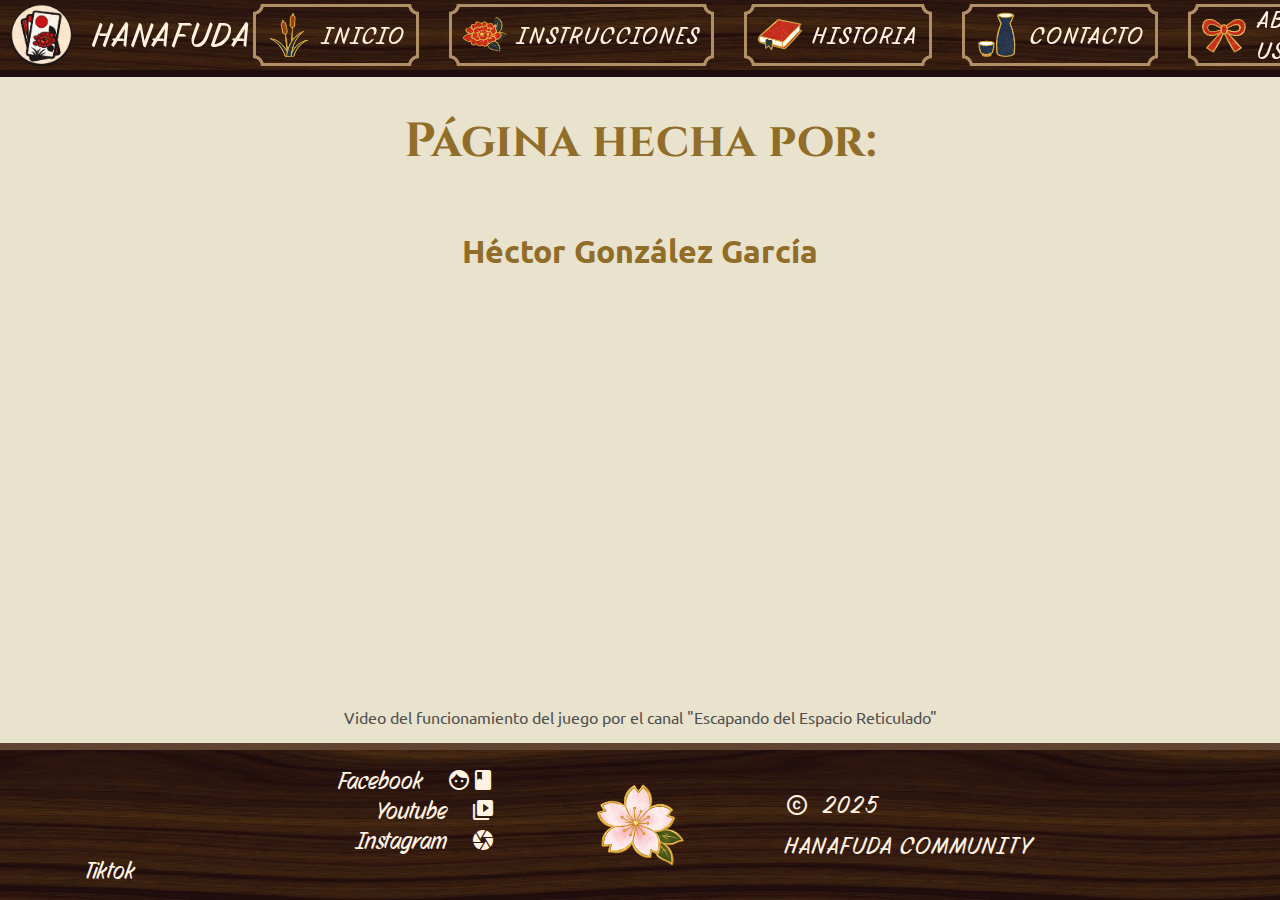
<file: about.html>
<!DOCTYPE html>
<html lang="es">
    <head>
        <meta charset="UTF-8">
        <meta name="viewport" content="width=device-width, initial-scale=1">
        <link rel="stylesheet" href="styles.css">
        <link rel="icon" href="./assets/img/logo.png">
        <link rel="preconnect" href="https://fonts.googleapis.com">
        <link rel="preconnect" href="https://fonts.gstatic.com" crossorigin>
        <link href="https://fonts.googleapis.com/css2?family=Cinzel:wght@400..900&family=EB+Garamond:ital,wght@0,400..800;1,400..800&family=Inter:ital,opsz,wght@0,14..32,100..900;1,14..32,100..900&family=Protest+Revolution&family=Story+Script&family=Ubuntu:ital,wght@0,300;0,400;0,500;0,700;1,300;1,400;1,500;1,700&display=swap" rel="stylesheet">
        <link href="https://fonts.googleapis.com/icon?family=Material+Icons" rel="stylesheet">
        <title>About us</title>
    </head>
    <body>
    <header>
        <nav>
            <div id="nav-div-left">
                <img src="./assets/img/logo.png" alt="logo" class="no-select" id="nav-logo">
                <p class="nav-text no-select">HANAFUDA</p>
            </div>

            <!-- Checkbox oculto -->
            <input type="checkbox" id="menu-toggle">

            <!-- Botón hamburguesa -->
            <label for="menu-toggle" id="hamburger">
                <span></span>
                <span></span>
                <span></span>
            </label>

            <div id="nav-div-right">
                <a href="./index.html" class="no-select"><img src="./assets/img/planta.png" alt="planta" class="nav-button-img">INICIO</a>
                <a href="./instrucciones.html" class="no-select"><img src="./assets/img/flor.png" alt="flor" class="nav-button-img">INSTRUCCIONES</a>
                <a href="./historia.html" class="no-select"><img src="./assets/img/libro.png" alt="libro" class="nav-button-img">HISTORIA</a>
                <a href="./contacto.html" class="no-select"><img src="./assets/img/sake.png" alt="sake" class="nav-button-img">CONTACTO</a>
                <a href="./about.html" class="no-select"><img src="./assets/img/lazo.png" alt="lazo" class="nav-button-img">ABOUT US</a>
            </div>
        </nav>
    </header>
        <main>
            <h1 id="h1about">Página hecha por:</h1>
            <h2 id="h2about">Héctor González García</h2>
            <iframe width="700" height="394" src="https://www.youtube.com/embed/GCsdZov9VkY?si=LLXBP5dxBtUO2-JF" title="YouTube video player" frameborder="0" allow="accelerometer; autoplay; clipboard-write; encrypted-media; gyroscope; picture-in-picture; web-share" referrerpolicy="strict-origin-when-cross-origin" allowfullscreen></iframe>
            <p id="subtexto-about">Video del funcionamiento del juego por el canal "Escapando del Espacio Reticulado"</p>
        </main>
        <footer>
            <div id="footer-socials">
                <a href="https://facebook.com" target="_blank">Facebook&emsp;<span class="material-icons">facebook</span></a>
                <a href="https://youtube.com" target="_blank">Youtube&emsp;<span class="material-icons">video_library</span></a>
                <a href="https://instagram.com" target="_blank">Instagram&emsp;<span class="material-icons">camera</span></a>
                <a href="https://tiktok.com" target="_blank">Tiktok&emsp;<span class="material-icons">swipe_vertical</span></a>
            </div>
            <div id="footer-separador">
                <img src="./assets/img/sakura.png" alt="sakura">
            </div>
            <div id="footer-copyright">
                <p><span class="material-icons">copyright</span>&ensp;2025</p>
                <p>HANAFUDA COMMUNITY</p>
            </div>
        </footer>
    </body>
</html>
</file>
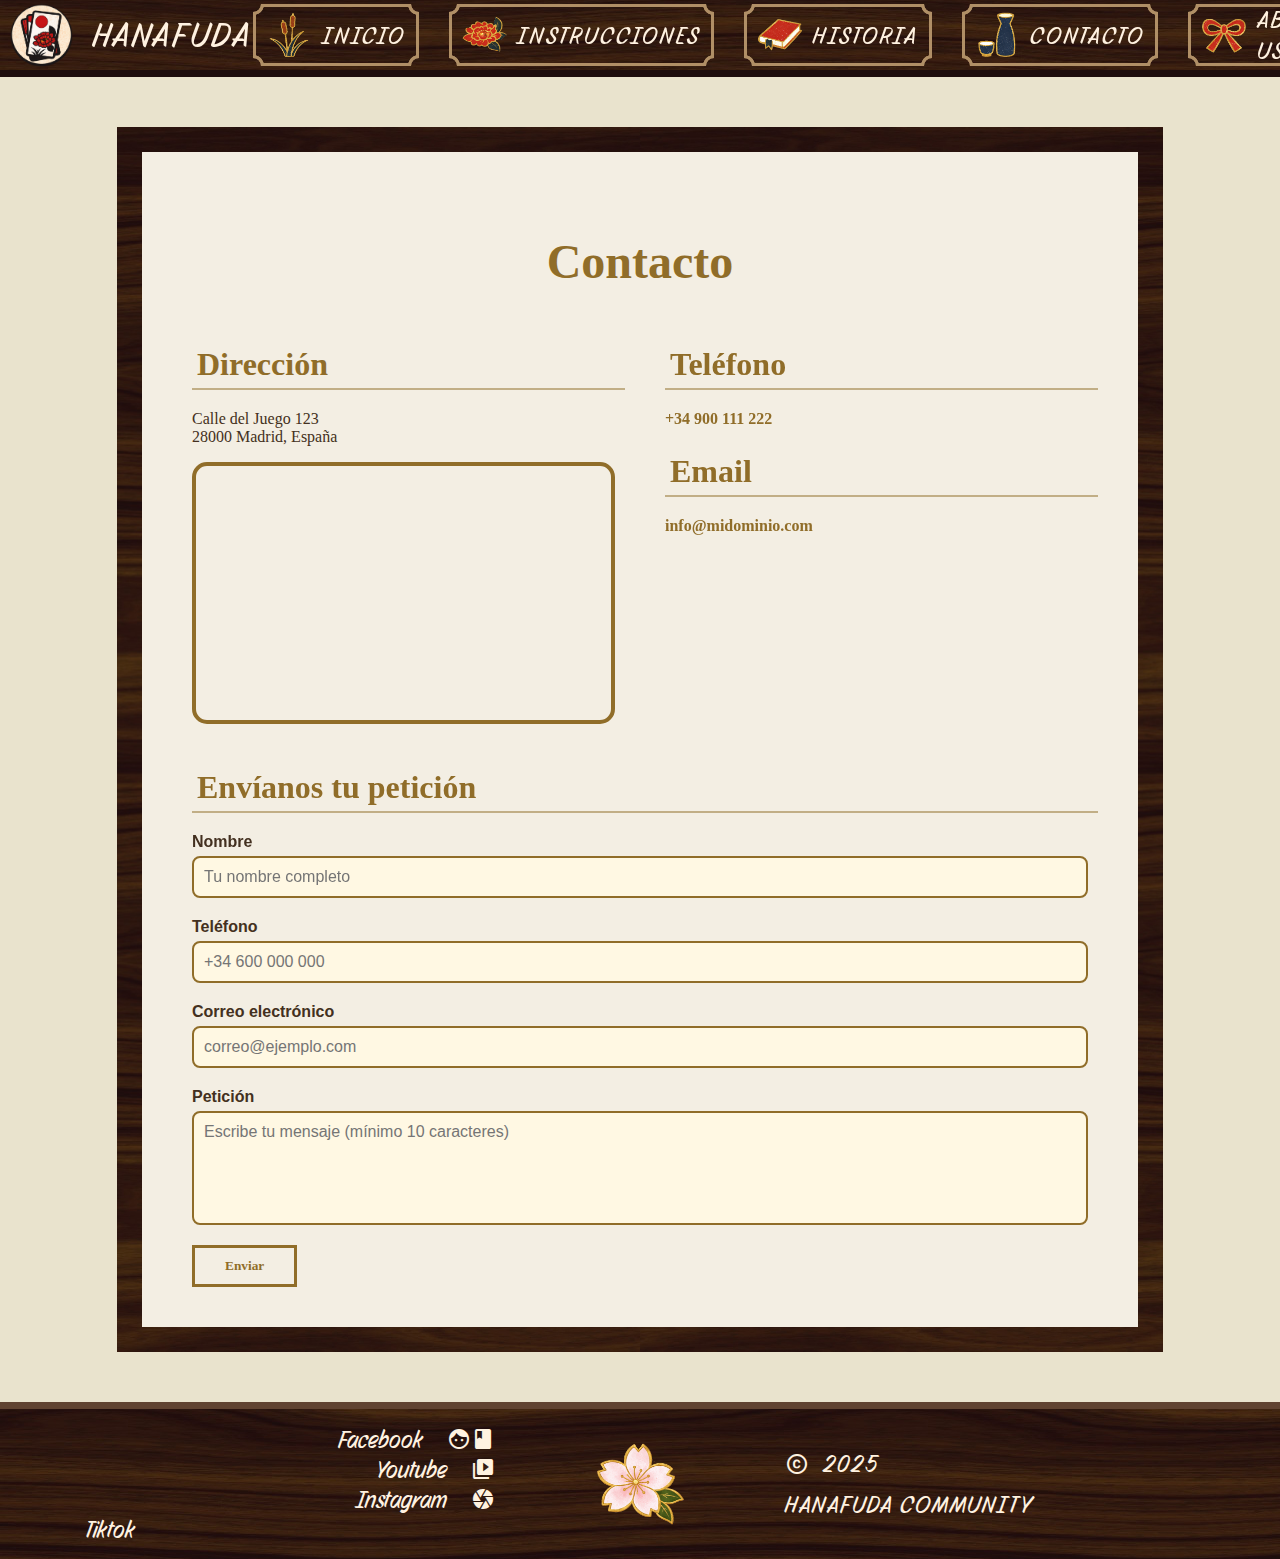
<file: contacto.html>
<!DOCTYPE html>
<html lang="es">
    <head>
        <meta charset="UTF-8">
        <meta name="viewport" content="width=device-width, initial-scale=1">
        <link rel="stylesheet" href="styles.css">
        <link rel="icon" href="./assets/img/logo.png">
        <link rel="preconnect" href="https://fonts.googleapis.com">
        <link rel="preconnect" href="https://fonts.gstatic.com" crossorigin>
        <link href="https://fonts.googleapis.com/css2?family=Story+Script&display=swap" rel="stylesheet">
        <link href="https://fonts.googleapis.com/icon?family=Material+Icons" rel="stylesheet">
        <title>Contacto</title>
    </head>
    <body>
    <header>
        <nav>
            <div id="nav-div-left">
                <img src="./assets/img/logo.png" alt="logo" class="no-select" id="nav-logo">
                <p class="nav-text no-select">HANAFUDA</p>
            </div>

            <!-- Checkbox oculto -->
            <input type="checkbox" id="menu-toggle">

            <!-- Botón hamburguesa -->
            <label for="menu-toggle" id="hamburger">
                <span></span>
                <span></span>
                <span></span>
            </label>

            <div id="nav-div-right">
                <a href="./index.html" class="no-select"><img src="./assets/img/planta.png" alt="planta" class="nav-button-img">INICIO</a>
                <a href="./instrucciones.html" class="no-select"><img src="./assets/img/flor.png" alt="flor" class="nav-button-img">INSTRUCCIONES</a>
                <a href="./historia.html" class="no-select"><img src="./assets/img/libro.png" alt="libro" class="nav-button-img">HISTORIA</a>
                <a href="./contacto.html" class="no-select"><img src="./assets/img/sake.png" alt="sake" class="nav-button-img">CONTACTO</a>
                <a href="./about.html" class="no-select"><img src="./assets/img/lazo.png" alt="lazo" class="nav-button-img">ABOUT US</a>
            </div>
        </nav>
    </header>
        <main id="contacto-main">
            <section id="contacto-container" class="container">
                <h1 class="titulo">Contacto</h1>
                <div id="contacto-info">
                    <div class="contacto-datos">
                        <h2>Dirección</h2>
                        <p>Calle del Juego 123<br>28000 Madrid, España</p>
                        <div class="mapa-responsive">
                            <iframe 
                                src="https://www.google.com/maps?q=Madrid&output=embed"
                                allowfullscreen=""
                                loading="lazy">
                            </iframe>
                        </div>
                    </div>
                    <div class="contacto-datos">
                        <h2>Teléfono</h2>
                        <p><a href="tel:+34900111222" class="contacto-link">+34 900 111 222</a></p>
                        <h2>Email</h2>
                        <p><a href="mailto:info@midominio.com" class="contacto-link">info@midominio.com</a></p>
                    </div>
                </div>
                <div id="contacto-formulario">
                    <h2>Envíanos tu petición</h2>
                    <form novalidate>
                        <div class="form-group">
                            <label for="nombre">Nombre</label>
                            <input 
                                type="text" 
                                id="nombre" 
                                name="nombre"
                                required
                                pattern="^[A-Za-zÁÉÍÓÚáéíóúÑñ\s]{2,40}$"
                                placeholder="Tu nombre completo">
                        </div>
                        <div class="form-group">
                            <label for="telefono">Teléfono</label>
                            <input 
                                type="tel" 
                                id="telefono" 
                                name="telefono"
                                required
                                pattern="^\+?[0-9\s\-]{9,15}$"
                                placeholder="+34 600 000 000">
                        </div>
                        <div class="form-group">
                            <label for="email">Correo electrónico</label>
                            <input 
                                type="email" 
                                id="email" 
                                name="email"
                                required
                                pattern="^[^\s@]+@[^\s@]+\.[^\s@]{2,}$"
                                placeholder="correo@ejemplo.com">
                        </div>
                        <div class="form-group">
                            <label for="mensaje">Petición</label>
                            <textarea 
                                id="mensaje" 
                                name="mensaje"
                                required
                                pattern=".{10,500}"
                                placeholder="Escribe tu mensaje (mínimo 10 caracteres)"
                                rows="5"></textarea>
                        </div>
                        <div class="form-group">
                            <button type="submit" class="btn-enviar">Enviar</button>
                        </div>
                    </form>
                </div>
            </section>
        </main>
        <footer>
            <div id="footer-socials">
                <a href="https://facebook.com" target="_blank">Facebook&emsp;<span class="material-icons">facebook</span></a>
                <a href="https://youtube.com" target="_blank">Youtube&emsp;<span class="material-icons">video_library</span></a>
                <a href="https://instagram.com" target="_blank">Instagram&emsp;<span class="material-icons">camera</span></a>
                <a href="https://tiktok.com" target="_blank">Tiktok&emsp;<span class="material-icons">swipe_vertical</span></a>
            </div>
            <div id="footer-separador">
                <img src="./assets/img/sakura.png" alt="sakura">
            </div>
            <div id="footer-copyright">
                <p><span class="material-icons">copyright</span>&ensp;2025</p>
                <p>HANAFUDA COMMUNITY</p>
            </div>
        </footer>
    </body>
</html>
</file>
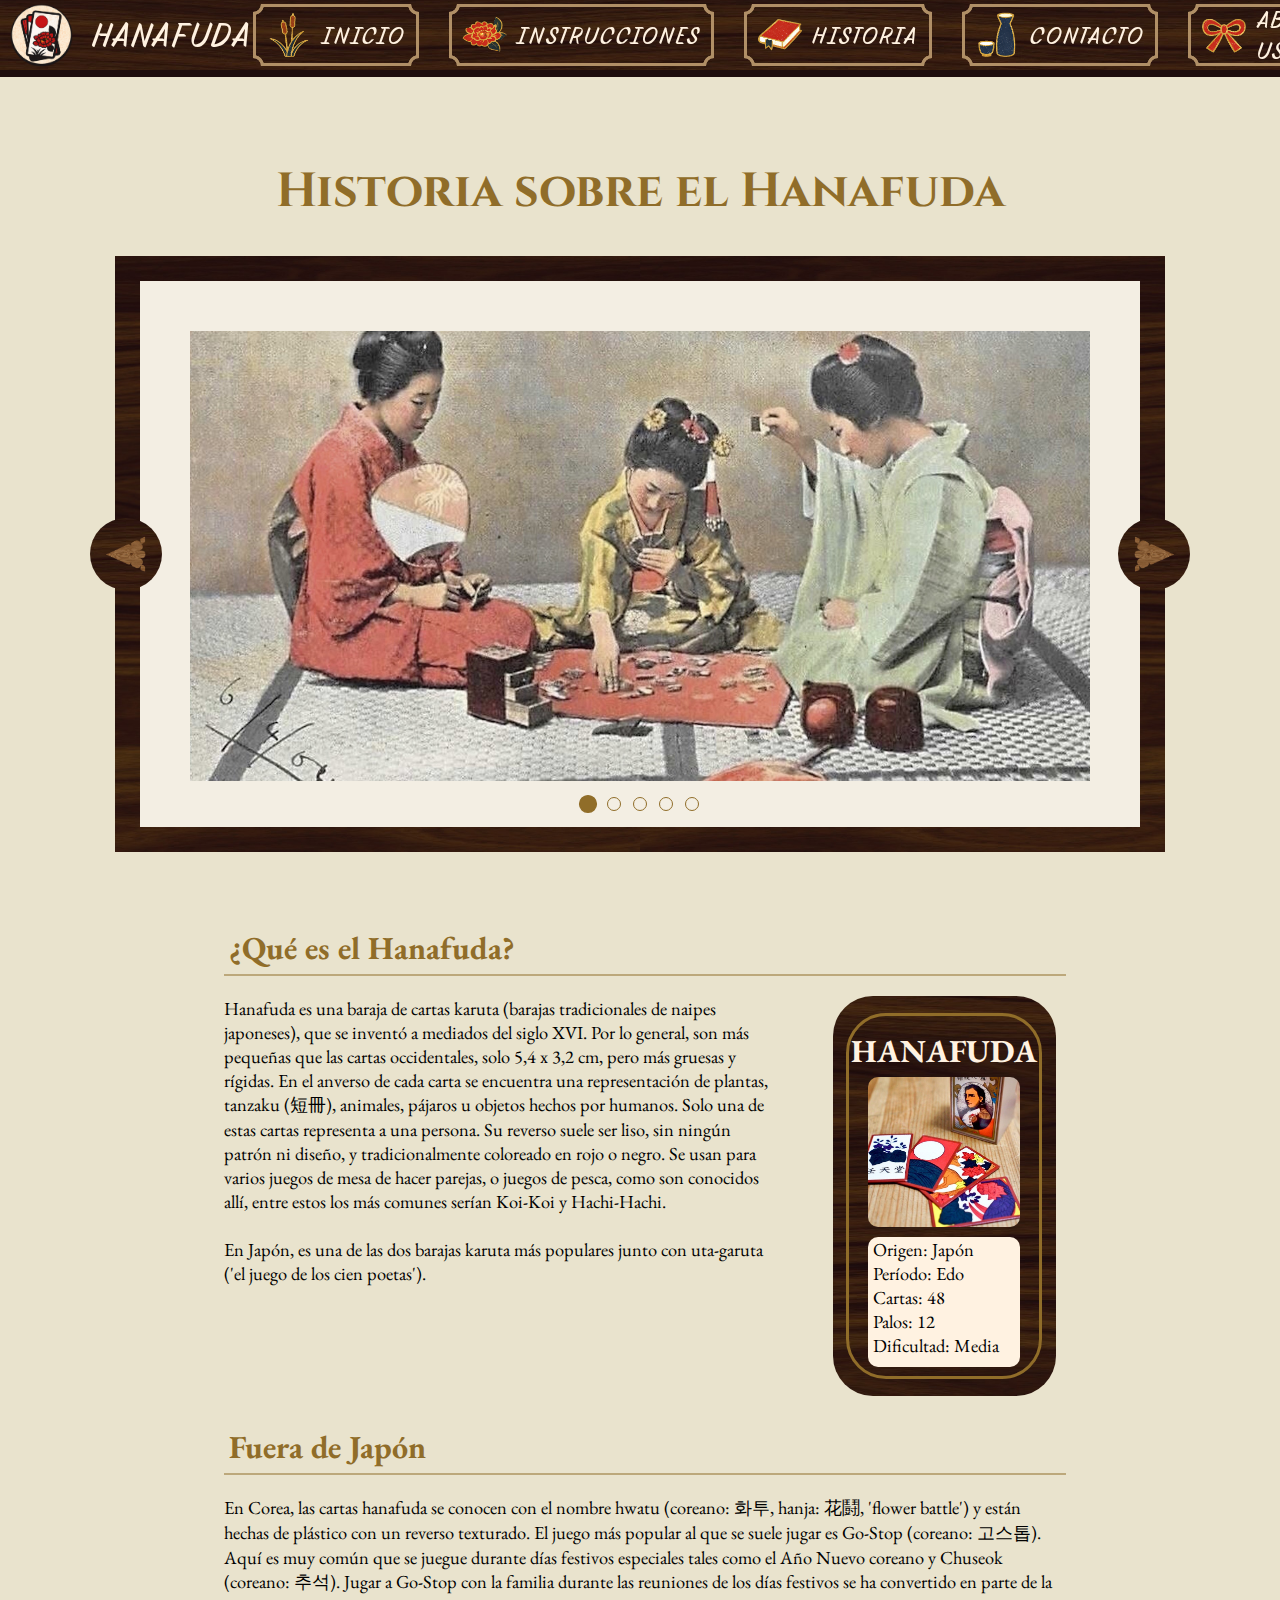
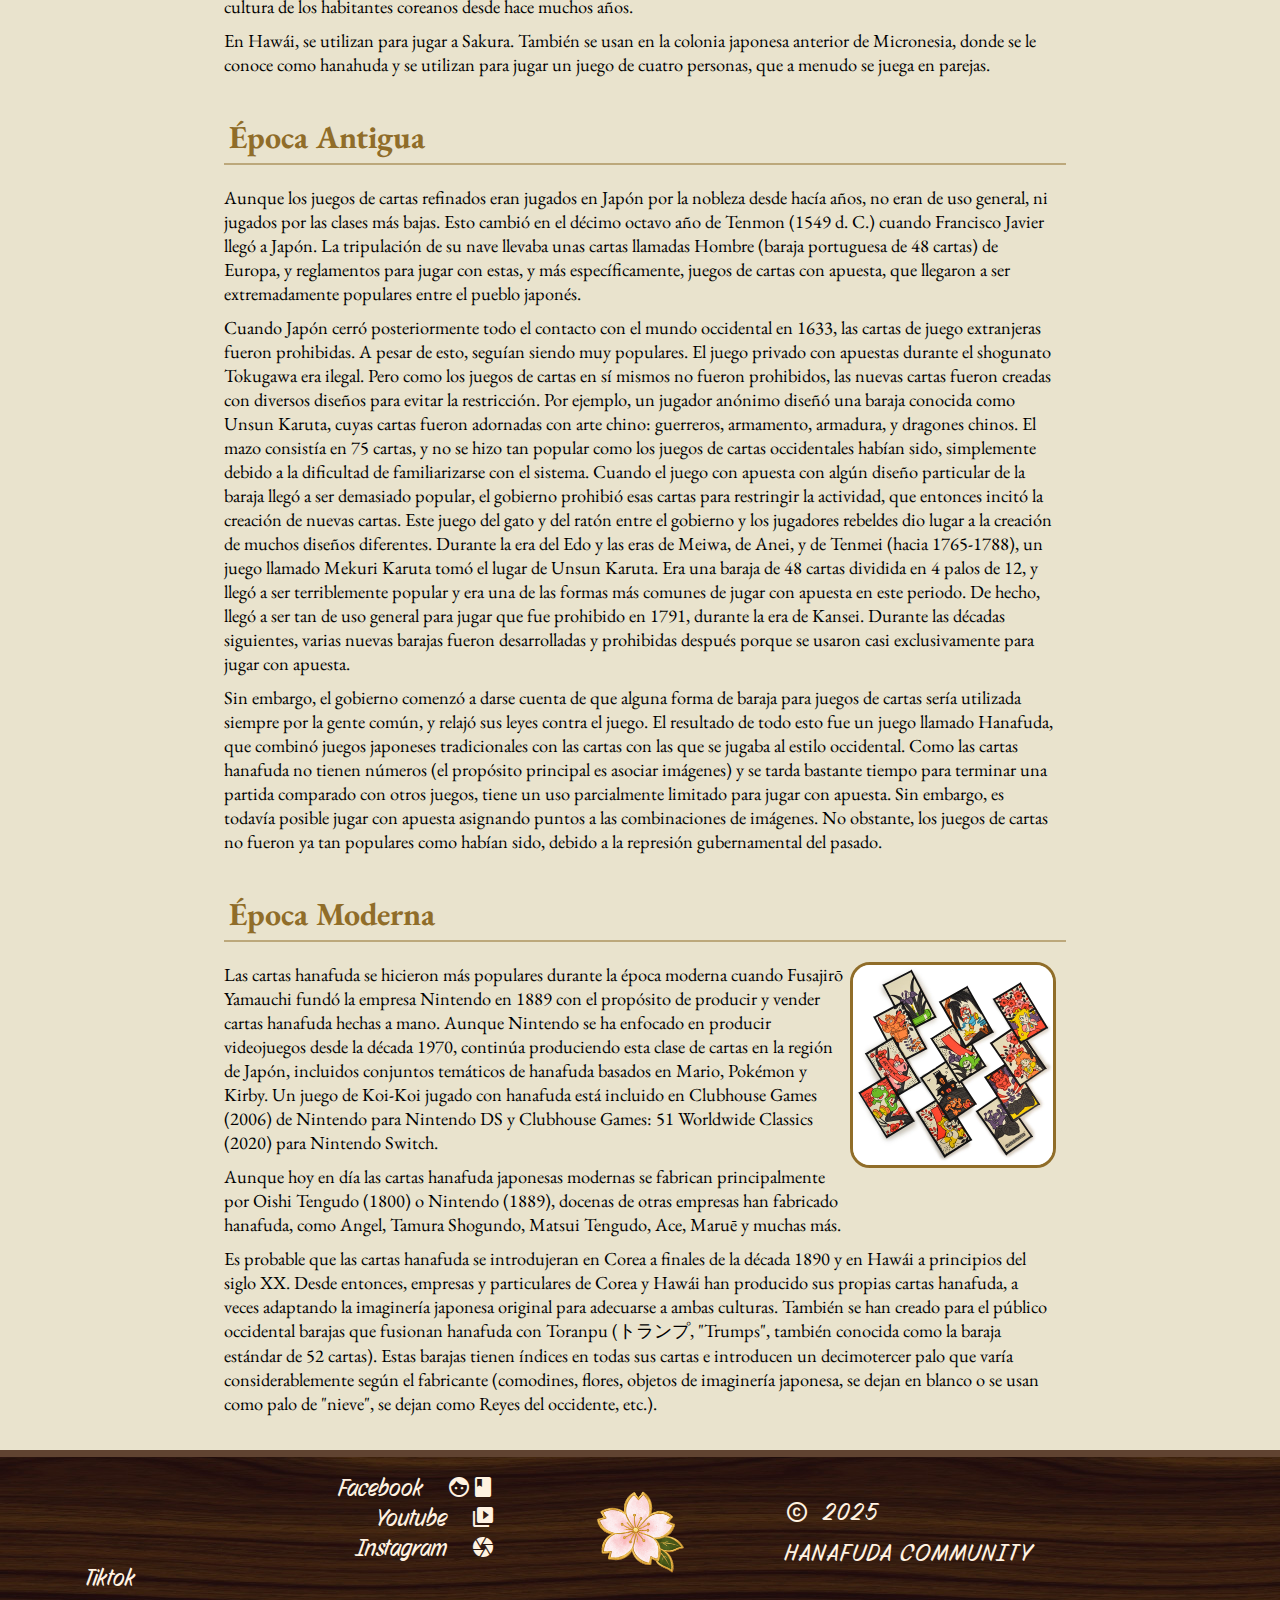
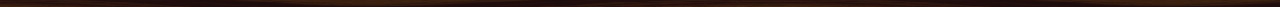
<file: historia.html>
<!DOCTYPE html>
<html lang="es">
    <head>
        <meta charset="UTF-8">
        <meta name="viewport" content="width=device-width, initial-scale=1">
        <link rel="stylesheet" href="styles.css">
        <link rel="icon" href="./assets/img/logo.png">
        <link rel="preconnect" href="https://fonts.googleapis.com">
        <link rel="preconnect" href="https://fonts.gstatic.com" crossorigin>
        <link href="https://fonts.googleapis.com/css2?family=Cinzel:wght@400..900&family=EB+Garamond:ital,wght@0,400..800;1,400..800&family=Inter:ital,opsz,wght@0,14..32,100..900;1,14..32,100..900&family=Story+Script&display=swap" rel="stylesheet">
        <link href="https://fonts.googleapis.com/icon?family=Material+Icons" rel="stylesheet">
        <title>Historia</title>
    </head>
    <body>
        <header>
            <nav>
                <div id="nav-div-left">
                    <img src="./assets/img/logo.png" alt="logo" class="no-select" id="nav-logo">
                    <p class="nav-text no-select">HANAFUDA</p>
                </div>

                <!-- Checkbox oculto -->
                <input type="checkbox" id="menu-toggle">

                <!-- Botón hamburguesa -->
                <label for="menu-toggle" id="hamburger">
                    <span></span>
                    <span></span>
                    <span></span>
                </label>

                <div id="nav-div-right">
                    <a href="./index.html" class="no-select"><img src="./assets/img/planta.png" alt="planta" class="nav-button-img">INICIO</a>
                    <a href="./instrucciones.html" class="no-select"><img src="./assets/img/flor.png" alt="flor" class="nav-button-img">INSTRUCCIONES</a>
                    <a href="./historia.html" class="no-select"><img src="./assets/img/libro.png" alt="libro" class="nav-button-img">HISTORIA</a>
                    <a href="./contacto.html" class="no-select"><img src="./assets/img/sake.png" alt="sake" class="nav-button-img">CONTACTO</a>
                    <a href="./about.html" class="no-select"><img src="./assets/img/lazo.png" alt="lazo" class="nav-button-img">ABOUT US</a>
                </div>
            </nav>
        </header>
        <main>
            <section id="carrusel">
                <h1 class="titulo">Historia sobre el Hanafuda</h1>
                <div class="container">
                    <div class="carousel">

                        <!-- Radio buttons -->
                        <input type="radio" name="slide" id="slide1" checked>
                        <input type="radio" name="slide" id="slide2">
                        <input type="radio" name="slide" id="slide3">
                        <input type="radio" name="slide" id="slide4">
                        <input type="radio" name="slide" id="slide5">

                        <!-- Slides -->
                        <div class="slides">
                            <div class="slide">
                                <img src="./assets/img/antiguo.jpg" alt="Historia del Hanafuda 1">
                            </div>
                            <div class="slide">
                                <img src="./assets/img/arte.jpg" alt="Historia del Hanafuda 2">
                            </div>
                            <div class="slide">
                                <img src="./assets/img/cartas.jpg" alt="Historia del Hanafuda 3">
                            </div>
                            <div class="slide">
                                <img src="./assets/img/expo.jpg" alt="Historia del Hanafuda 4">
                            </div>
                            <div class="slide">
                                <img src="./assets/img/kny.jpg" alt="Historia del Hanafuda 5">
                            </div>
                        </div>

                        <!-- Puntos de navegación -->
                        <div class="dots">
                            <label class="dot" for="slide1"></label>
                            <label class="dot" for="slide2"></label>
                            <label class="dot" for="slide3"></label>
                            <label class="dot" for="slide4"></label>
                            <label class="dot" for="slide5"></label>
                        </div>

                    </div>
                    <!-- Flechas previas -->
                    <label for="slide1" class="navArrow prev arrowPrev2"><img src="./assets/img/larrow.png" alt="arrow"></label>
                    <label for="slide2" class="navArrow prev arrowPrev3"><img src="./assets/img/larrow.png" alt="arrow"></label>
                    <label for="slide3" class="navArrow prev arrowPrev4"><img src="./assets/img/larrow.png" alt="arrow"></label>
                    <label for="slide4" class="navArrow prev arrowPrev5"><img src="./assets/img/larrow.png" alt="arrow"></label>
                    <label for="slide5" class="navArrow prev arrowPrev1"><img src="./assets/img/larrow.png" alt="arrow"></label>

                    <!-- Flechas siguientes -->
                    <label for="slide1" class="navArrow next arrowNext5"><img src="./assets/img/rarrow.png" alt="arrow"></label>
                    <label for="slide2" class="navArrow next arrowNext1"><img src="./assets/img/rarrow.png" alt="arrow"></label>
                    <label for="slide3" class="navArrow next arrowNext2"><img src="./assets/img/rarrow.png" alt="arrow"></label>
                    <label for="slide4" class="navArrow next arrowNext3"><img src="./assets/img/rarrow.png" alt="arrow"></label>
                    <label for="slide5" class="navArrow next arrowNext4"><img src="./assets/img/rarrow.png" alt="arrow"></label>
                </div>
            </section>

            <section id="historia">
                <h2>¿Qué es el Hanafuda?</h2>
                <div class="apartado">
                    <p>Hanafuda es una baraja de cartas karuta (barajas tradicionales de naipes japoneses), que se inventó a mediados del siglo XVI. Por lo general, son más pequeñas que las cartas occidentales, solo 5,4 x 3,2 cm, pero más gruesas y rígidas. En el anverso de cada carta se encuentra una representación de plantas, tanzaku (短冊), animales, pájaros u objetos hechos por humanos. Solo una de estas cartas representa a una persona. Su reverso suele ser liso, sin ningún patrón ni diseño, y tradicionalmente coloreado en rojo o negro. Se usan para varios juegos de mesa de hacer parejas, o juegos de pesca, como son conocidos allí, entre estos los más comunes serían Koi-Koi y Hachi-Hachi.<br><br>En Japón, es una de las dos barajas karuta más populares junto con uta-garuta ('el juego de los cien poetas').</p>
                    <div id="infobox">
                        <div id="golden-outline">
                            <h2>HANAFUDA</h2>
                            <img src="./assets/img/hanafuda-infobox.jpg" alt="hanafuda">
                            <div>
                                <p>Origen: Japón<br>Período: Edo<br>Cartas: 48<br>Palos: 12<br>Dificultad: Media</p>
                            </div>
                        </div>
                    </div>
                </div>
                <h2>Fuera de Japón</h2>
                <div class="apartado">
                    <p>En Corea, las cartas hanafuda se conocen con el nombre hwatu (coreano: 화투, hanja: 花鬪, 'flower battle') y están hechas de plástico con un reverso texturado. El juego más popular al que se suele jugar es Go-Stop (coreano: 고스톱). Aquí es muy común que se juegue durante días festivos especiales tales como el Año Nuevo coreano y Chuseok (coreano: 추석). Jugar a Go-Stop con la familia durante las reuniones de los días festivos se ha convertido en parte de la cultura de los habitantes coreanos desde hace muchos años.</p>
                    <p>En Hawái, se utilizan para jugar a Sakura. También se usan en la colonia japonesa anterior de Micronesia, donde se le conoce como hanahuda y se utilizan para jugar un juego de cuatro personas, que a menudo se juega en parejas.</p>
                </div>
                <h2>Época Antigua</h2>
                <div class="apartado">
                    <p>Aunque los juegos de cartas refinados eran jugados en Japón por la nobleza desde hacía años, no eran de uso general, ni jugados por las clases más bajas. Esto cambió en el décimo octavo año de Tenmon (1549 d. C.) cuando Francisco Javier llegó a Japón. La tripulación de su nave llevaba unas cartas llamadas Hombre (baraja portuguesa de 48 cartas) de Europa,​ y reglamentos para jugar con estas, y más específicamente, juegos de cartas con apuesta, que llegaron a ser extremadamente populares entre el pueblo japonés.</p>
                    <p>Cuando Japón cerró posteriormente todo el contacto con el mundo occidental en 1633, las cartas de juego extranjeras fueron prohibidas. A pesar de esto, seguían siendo muy populares. El juego privado con apuestas durante el shogunato Tokugawa era ilegal. Pero como los juegos de cartas en sí mismos no fueron prohibidos, las nuevas cartas fueron creadas con diversos diseños para evitar la restricción. Por ejemplo, un jugador anónimo diseñó una baraja conocida como Unsun Karuta, cuyas cartas fueron adornadas con arte chino: guerreros, armamento, armadura, y dragones chinos. El mazo consistía en 75 cartas, y no se hizo tan popular como los juegos de cartas occidentales habían sido, simplemente debido a la dificultad de familiarizarse con el sistema. Cuando el juego con apuesta con algún diseño particular de la baraja llegó a ser demasiado popular, el gobierno prohibió esas cartas para restringir la actividad, que entonces incitó la creación de nuevas cartas. Este juego del gato y del ratón entre el gobierno y los jugadores rebeldes dio lugar a la creación de muchos diseños diferentes. Durante la era del Edo y las eras de Meiwa, de Anei, y de Tenmei (hacia 1765-1788), un juego llamado Mekuri Karuta tomó el lugar de Unsun Karuta. Era una baraja de 48 cartas dividida en 4 palos de 12, y llegó a ser terriblemente popular y era una de las formas más comunes de jugar con apuesta en este periodo. De hecho, llegó a ser tan de uso general para jugar que fue prohibido en 1791, durante la era de Kansei. Durante las décadas siguientes, varias nuevas barajas fueron desarrolladas y prohibidas después porque se usaron casi exclusivamente para jugar con apuesta.</p>
                    <p>Sin embargo, el gobierno comenzó a darse cuenta de que alguna forma de baraja para juegos de cartas sería utilizada siempre por la gente común, y relajó sus leyes contra el juego. El resultado de todo esto fue un juego llamado Hanafuda, que combinó juegos japoneses tradicionales con las cartas con las que se jugaba al estilo occidental. Como las cartas hanafuda no tienen números (el propósito principal es asociar imágenes) y se tarda bastante tiempo para terminar una partida comparado con otros juegos, tiene un uso parcialmente limitado para jugar con apuesta. Sin embargo, es todavía posible jugar con apuesta asignando puntos a las combinaciones de imágenes. No obstante, los juegos de cartas no fueron ya tan populares como habían sido, debido a la represión gubernamental del pasado.</p>
                </div>
                <h2>Época Moderna</h2>
                <div class="apartado">
                    <div class="paragrafos-imagen">
                        <div>
                            <p>Las cartas hanafuda se hicieron más populares durante la época moderna cuando Fusajirō Yamauchi fundó la empresa Nintendo en 1889 con el propósito de producir y vender cartas hanafuda hechas a mano. Aunque Nintendo se ha enfocado en producir videojuegos desde la década 1970, continúa produciendo esta clase de cartas en la región de Japón, incluidos conjuntos temáticos de hanafuda basados en Mario, Pokémon y Kirby. Un juego de Koi-Koi jugado con hanafuda está incluido en Clubhouse Games (2006) de Nintendo para Nintendo DS y Clubhouse Games: 51 Worldwide Classics (2020) para Nintendo Switch.</p>
                            <p>Aunque hoy en día las cartas hanafuda japonesas modernas se fabrican principalmente por Oishi Tengudo (1800) o Nintendo (1889), docenas de otras empresas han fabricado hanafuda, como Angel, Tamura Shogundo, Matsui Tengudo, Ace, Maruē y muchas más.</p>
                        </div>
                        <img src="./assets/img/hanafuda-nintendo.jpg" alt="nintendo" id="historia-img">
                    </div>
                    <p>Es probable que las cartas hanafuda se introdujeran en Corea a finales de la década 1890 y en Hawái a principios del siglo XX. Desde entonces, empresas y particulares de Corea y Hawái han producido sus propias cartas hanafuda, a veces adaptando la imaginería japonesa original para adecuarse a ambas culturas. También se han creado para el público occidental barajas que fusionan hanafuda con Toranpu (トランプ, "Trumps", también conocida como la baraja estándar de 52 cartas). Estas barajas tienen índices en todas sus cartas e introducen un decimotercer palo que varía considerablemente según el fabricante (comodines, flores, objetos de imaginería japonesa, se dejan en blanco o se usan como palo de "nieve", se dejan como Reyes del occidente, etc.).</p>
                </div>
            </section>

        </main>

        <footer>
            <div id="footer-socials">
                <a href="https://facebook.com" target="_blank">Facebook&emsp;<span class="material-icons">facebook</span></a>
                <a href="https://youtube.com" target="_blank">Youtube&emsp;<span class="material-icons">video_library</span></a>
                <a href="https://instagram.com" target="_blank">Instagram&emsp;<span class="material-icons">camera</span></a>
                <a href="https://tiktok.com" target="_blank">Tiktok&emsp;<span class="material-icons">swipe_vertical</span></a>
            </div>
            <div id="footer-separador">
                <img src="./assets/img/sakura.png" alt="sakura">
            </div>
            <div id="footer-copyright">
                <p><span class="material-icons">copyright</span>&ensp;2025</p>
                <p>HANAFUDA COMMUNITY</p>
            </div>
        </footer>
    </body>
</html>
</file>
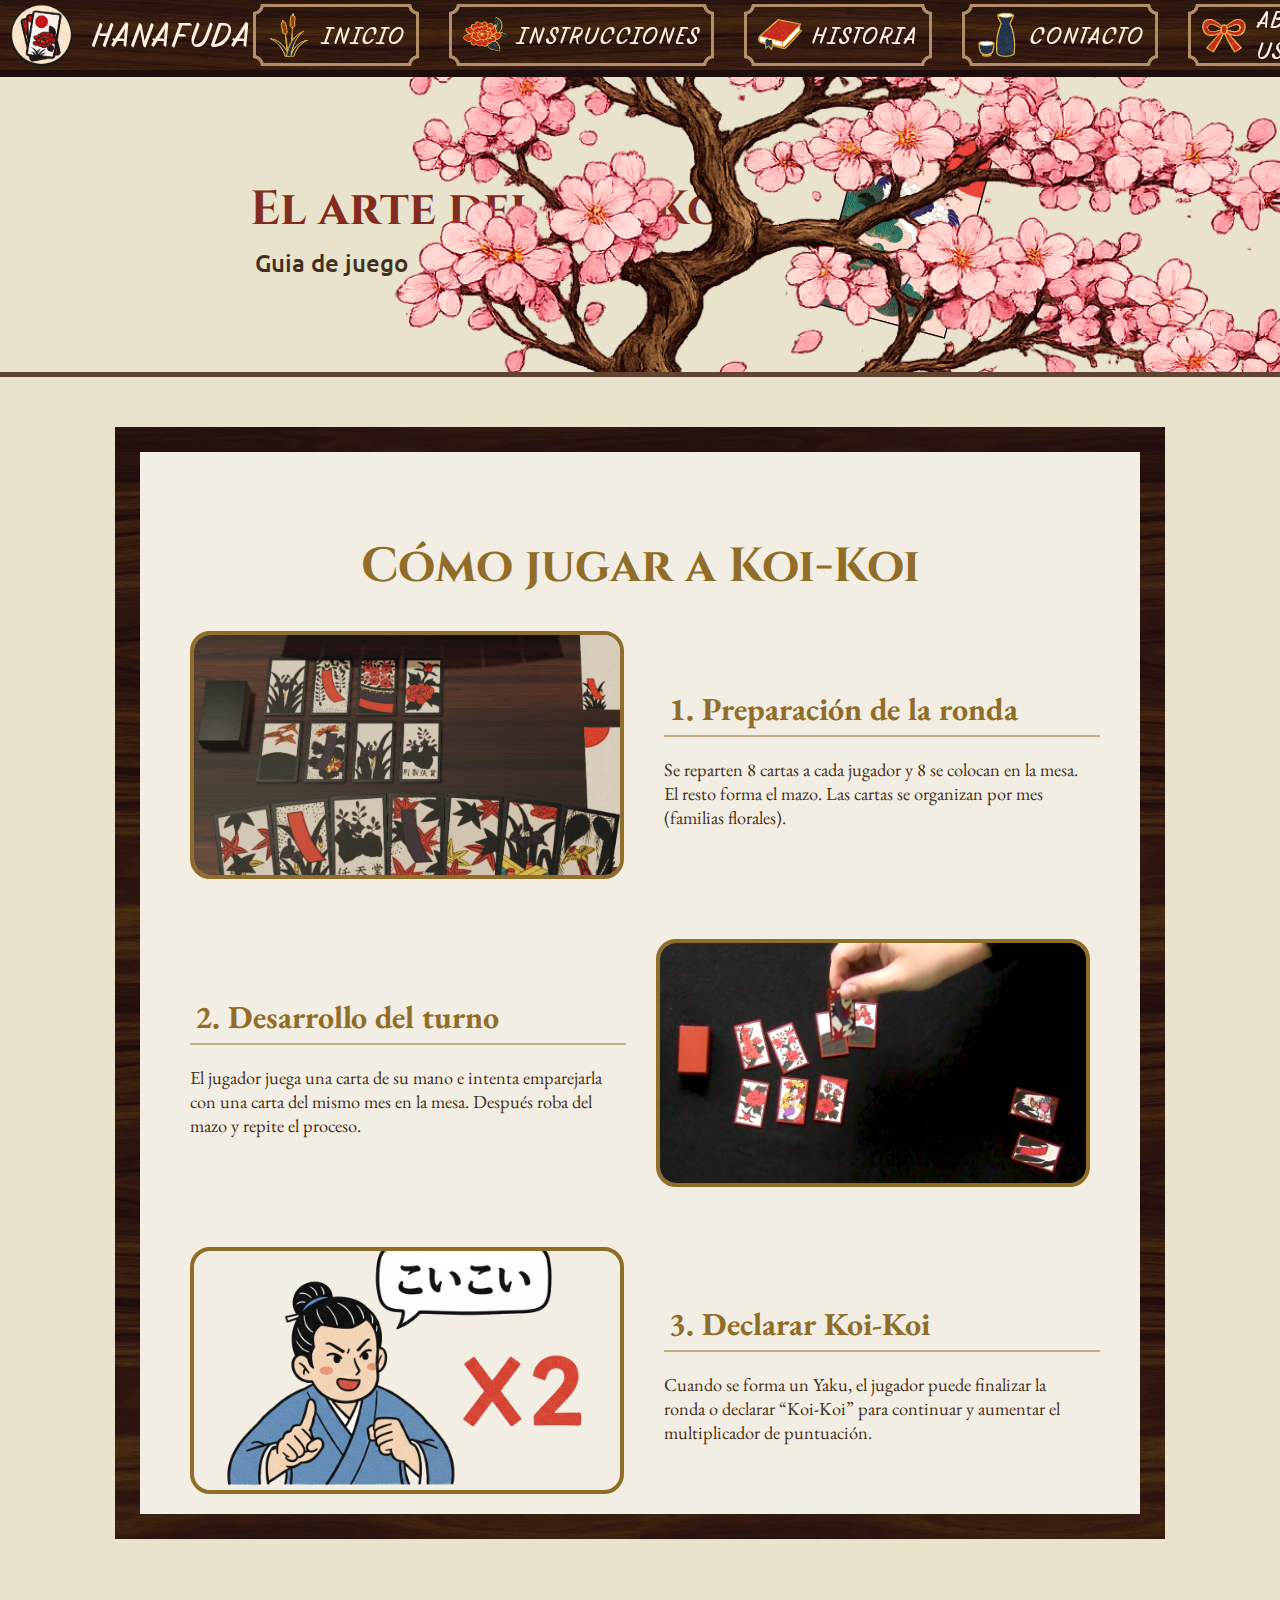
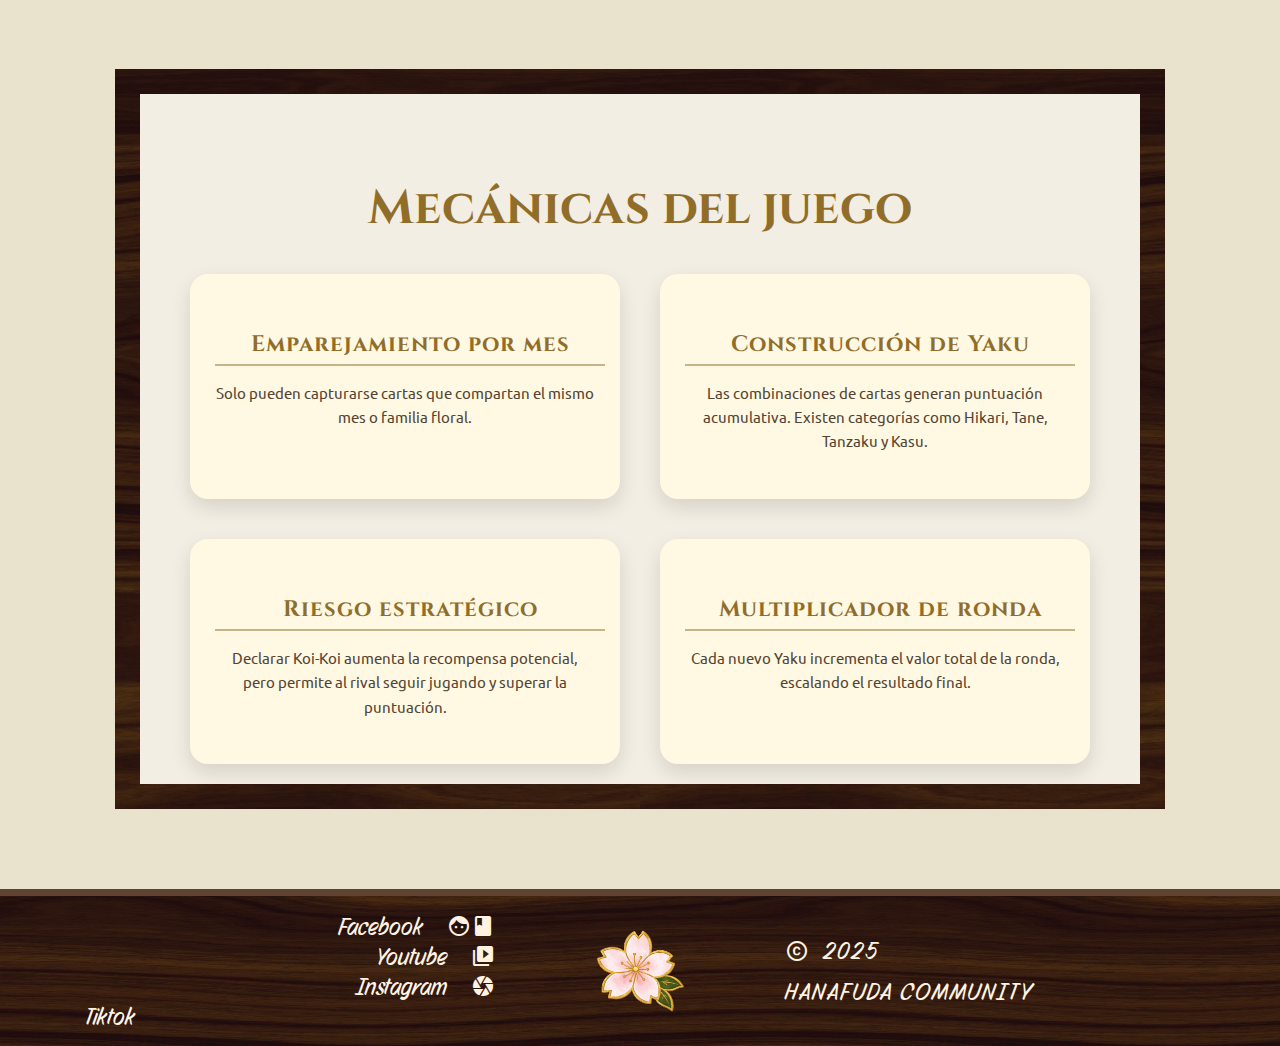
<file: instrucciones.html>
<!DOCTYPE html>
<html lang="es">
    <head>
        <meta charset="UTF-8">
        <meta name="viewport" content="width=device-width, initial-scale=1">
        <link rel="stylesheet" href="styles.css">
        <link rel="icon" href="./assets/img/logo.png">
        <link rel="preconnect" href="https://fonts.googleapis.com">
        <link rel="preconnect" href="https://fonts.gstatic.com" crossorigin>
        <link href="https://fonts.googleapis.com/css2?family=Cinzel:wght@400..900&family=EB+Garamond:ital,wght@0,400..800;1,400..800&family=Inter:ital,opsz,wght@0,14..32,100..900;1,14..32,100..900&family=Protest+Revolution&family=Story+Script&family=Ubuntu:ital,wght@0,300;0,400;0,500;0,700;1,300;1,400;1,500;1,700&display=swap" rel="stylesheet">
        <link href="https://fonts.googleapis.com/icon?family=Material+Icons" rel="stylesheet">
        <title>Instrucciones</title>
    </head>
    <body>
    <header>
        <nav>
            <div id="nav-div-left">
                <img src="./assets/img/logo.png" alt="logo" class="no-select" id="nav-logo">
                <p class="nav-text no-select">HANAFUDA</p>
            </div>

            <!-- Checkbox oculto -->
            <input type="checkbox" id="menu-toggle">

            <!-- Botón hamburguesa -->
            <label for="menu-toggle" id="hamburger">
                <span></span>
                <span></span>
                <span></span>
            </label>

            <div id="nav-div-right">
                <a href="./index.html" class="no-select"><img src="./assets/img/planta.png" alt="planta" class="nav-button-img">INICIO</a>
                <a href="./instrucciones.html" class="no-select"><img src="./assets/img/flor.png" alt="flor" class="nav-button-img">INSTRUCCIONES</a>
                <a href="./historia.html" class="no-select"><img src="./assets/img/libro.png" alt="libro" class="nav-button-img">HISTORIA</a>
                <a href="./contacto.html" class="no-select"><img src="./assets/img/sake.png" alt="sake" class="nav-button-img">CONTACTO</a>
                <a href="./about.html" class="no-select"><img src="./assets/img/lazo.png" alt="lazo" class="nav-button-img">ABOUT US</a>
            </div>
        </nav>
    </header>
        <main id="instrucciones-main">
            <section id="instrucciones-hero">
                <div>
                    <h1>El arte del Koi-Koi</h1>
                    <h2>Guia de juego</h2>
                </div>
                <img src="./assets/img/grulla.jpg" alt="grulla" id="grulla">
                <img src="./assets/img/sakura-tree.png" alt="sakura-tree" class="sakura-tree">
            </section>

            <section id="instrucciones-section">
                <div class="container">
                    <h1 class="titulo">Cómo jugar a Koi-Koi</h1>

                    <div id="bloque-instrucciones">

                        <div class="paso">
                            <div class="paso-img">
                                <img src="./assets/img/preparando.png" alt="Captura preparación partida">
                            </div>
                            <div class="paso-texto">
                                <h2>1. Preparación de la ronda</h2>
                                <p>
                                    Se reparten 8 cartas a cada jugador y 8 se colocan en la mesa.
                                    El resto forma el mazo. Las cartas se organizan por mes
                                    (familias florales).
                                </p>
                            </div>
                        </div>

                        <div class="paso">
                            <div class="paso-img">
                                <img src="./assets/img/turno.png" alt="Captura turno jugador">
                            </div>
                            <div class="paso-texto">
                                <h2>2. Desarrollo del turno</h2>
                                <p>
                                    El jugador juega una carta de su mano e intenta emparejarla
                                    con una carta del mismo mes en la mesa. Después roba del mazo
                                    y repite el proceso.
                                </p>
                            </div>
                        </div>

                        <div class="paso">
                            <div class="paso-img">
                                <img src="./assets/img/koikoi.png" alt="Captura declaración Koi-Koi">
                            </div>
                            <div class="paso-texto">
                                <h2>3. Declarar Koi-Koi</h2>
                                <p>
                                    Cuando se forma un Yaku, el jugador puede finalizar la ronda
                                    o declarar “Koi-Koi” para continuar y aumentar el multiplicador
                                    de puntuación.
                                </p>
                            </div>
                        </div>

                    </div>
                </div>
            </section>

            <section id="mecanicas-section">
                <div class="container">
                    <h1 class="titulo">Mecánicas del juego</h1>

                    <div class="mecanicas-grid">

                        <div class="card-mecanica">
                            <div class="card-inner">
                                <h2>Emparejamiento por mes</h2>
                                <p>
                                    Solo pueden capturarse cartas que compartan el mismo mes
                                    o familia floral.
                                </p>
                            </div>
                        </div>

                        <div class="card-mecanica">
                            <div class="card-inner">
                                <h2>Construcción de Yaku</h2>
                                <p>
                                    Las combinaciones de cartas generan puntuación acumulativa.
                                    Existen categorías como Hikari, Tane, Tanzaku y Kasu.
                                </p>
                            </div>
                        </div>

                        <div class="card-mecanica">
                            <div class="card-inner">
                                <h2>Riesgo estratégico</h2>
                                <p>
                                    Declarar Koi-Koi aumenta la recompensa potencial, pero
                                    permite al rival seguir jugando y superar la puntuación.
                                </p>
                            </div>
                        </div>

                        <div class="card-mecanica">
                            <div class="card-inner">
                                <h2>Multiplicador de ronda</h2>
                                <p>
                                    Cada nuevo Yaku incrementa el valor total de la ronda,
                                    escalando el resultado final.
                                </p>
                            </div>
                        </div>

                    </div>
                </div>
            </section>
        </main>
        <footer>
            <div id="footer-socials">
                <a href="https://facebook.com" target="_blank">Facebook&emsp;<span class="material-icons">facebook</span></a>
                <a href="https://youtube.com" target="_blank">Youtube&emsp;<span class="material-icons">video_library</span></a>
                <a href="https://instagram.com" target="_blank">Instagram&emsp;<span class="material-icons">camera</span></a>
                <a href="https://tiktok.com" target="_blank">Tiktok&emsp;<span class="material-icons">swipe_vertical</span></a>
            </div>
            <div id="footer-separador">
                <img src="./assets/img/sakura.png" alt="sakura">
            </div>
            <div id="footer-copyright">
                <p><span class="material-icons">copyright</span>&ensp;2025</p>
                <p>HANAFUDA COMMUNITY</p>
            </div>
        </footer>
    </body>
</html>
</file>
<file: styles.css>
html, body {
    background-color: #E9E3CD;
    margin: 0;
}

body {
    display: flex;
    flex-direction: column;
    min-height: 100vh;
}

main {
    flex: 1;
    display: flex;
    align-items: center;
    flex-direction: column;
}

/*
----------------------
        NAVBAR
----------------------
*/

header {
    position: sticky;
    top: 0;
    z-index: 1000;
}

nav {
    background-image: url("assets/img/wood.jpg");
    background-position: center;
    font-family: "Story Script", sans-serif;
    height: 70px;
    width: 100%;
    border-bottom-color: #1D0D0D;
    border-bottom-style: solid;
    border-bottom-width: 7px;
    color: #FFF2E1;
    display: flex;
    align-items: center;
    justify-content: space-between;
}

nav p {
    font-size: 35px;
    letter-spacing: 3px;
}

nav a {
    height: 65%;
    text-decoration: none;
    color: #FFF2E1;
    font-size: 1.5rem;
    letter-spacing: 3px;
    border-color: #B08F66;
    border-style: solid;
    border-width: 3px;
    border-radius: 8px;
    padding: 0.3rem 10px;
    display: flex;
    align-items: center;
    transition: all 0.4s ease;
}

nav a:hover {
    color: #FFF8E3;
    box-shadow: 0 0 12px rgba(255, 242, 225, 0.6);
    text-shadow: 0 0 6px rgba(255, 242, 225, 0.7);
}

/* Esto es una característica experimental y solo funciona en ciertos navegadores, pero me gustaba como quedaba */
@supports (corner-shape: scoop) {
    nav a {
        corner-shape: scoop; /* Aunque de error funciona, chrome es uno de los navegadores que lo aceptan */
    }
}

.no-select {
    user-select: none;
}

#nav-div-left {
    height: 100%;
    display: flex;
    align-items: center;
    justify-content: space-between;
    margin-left: 10px;
}

#nav-div-right {
    height: 100%;
    display: flex;
    align-items: center;
    justify-content: space-between;
    margin-right: 10px;
    gap: 30px;
}

#nav-logo {
    height: 90%;
    width: auto;
    margin-right: 20px;
}

.nav-button-img {
    height: 100%;
    margin-right: 10px;
}

/* ----------------------
   CHECKBOX OCULTO
---------------------- */

#menu-toggle {
    display: none;
}

/* ----------------------
   HAMBURGER
---------------------- */

#hamburger {
    display: none;
    flex-direction: column;
    justify-content: center;
    gap: 6px;
    cursor: pointer;
    margin-right: 20px;
}

#hamburger span {
    width: 30px;
    height: 3px;
    background-color: #FFF2E1;
    transition: 0.3s;
}

/* ----------------------
   RESPONSIVE
---------------------- */

@media (max-width: 900px) {

    nav {
        height: 70px;
        display: flex;
        justify-content: space-between;
        align-items: center;
        padding: 0 10px;
        position: relative; /* para que el menú absoluto se posicione debajo */
    }

    #nav-div-left {
        display: flex;
        align-items: center;
        gap: 10px;
    }

    #nav-logo {
        height: 50px;
        width: auto;
    }

    #hamburger {
        display: flex;
        flex-direction: column;
        justify-content: center;
        gap: 6px;
        cursor: pointer;
        z-index: 1100;
    }

    #hamburger span {
        width: 30px;
        height: 3px;
        background-color: #FFF2E1;
        transition: 0.3s;
    }

    /* Menú absoluto debajo de la barra */
    #nav-div-right {
        position: absolute;
        top: 70px;
        left: 0;
        width: 100%;
        background-image: url("assets/img/wood.jpg");
        border-bottom: 7px solid #1D0D0D;

        display: none;            /* oculto por defecto */
        flex-direction: column;
        align-items: center;
        gap: 15px;
        padding: 15px 0;
        z-index: 1000;
    }

    /* Cuando se activa el checkbox */
    #menu-toggle:checked ~ #nav-div-right {
        display: flex;            /* se muestra completo */
        padding-bottom: 220px;
    }

    /* Opciones */
    #nav-div-right a {
        width: 80%;
        font-size: 1rem;
        padding: 8px 12px;
        justify-content: center;
    }

    .nav-button-img {
        height: 20px;
        margin-right: 8px;
    }
}



/* --------------------------------------- */

/*
----------------------
        FOOTER
----------------------
*/

footer {
    height: 150px;
    background-image: url("assets/img/wood.jpg");
    background-position: center;
    font-family: "Story Script", sans-serif;
    border-top-color: #604331;
    border-top-style: solid;
    border-top-width: 7px;
    color: #FFF2E1;
    display: flex;
    align-items: center;
    justify-content: center;
    gap: 100px;
}

#footer-socials {
    height: 100%;
    width: 500px;
    display: flex;
    flex-direction: column;
    align-items: end;
    justify-content: center;
}

#footer-copyright {
    height: 100%;
    width: 500px;
    color: #FFF2E1;
    font-size: 1.5rem;
    display: flex;
    flex-direction: column;
    align-items: start;
    justify-content: center;
}

#footer-separador {
    height: 100%;
    display: flex;
    align-items: center;
    justify-content: center;
}

footer img {
    height: 60%;
    animation: glow 5s ease-in-out infinite;
}

@keyframes glow {
    0%, 100% {
        filter: drop-shadow(0 0 4px rgba(255, 182, 193, 0.35))
                drop-shadow(0 0 8px rgba(255, 182, 193, 0.25));
        opacity: 0.9;
    }
    50% {
        filter: drop-shadow(0 0 8px rgba(255, 182, 193, 0.6))
                drop-shadow(0 0 16px rgba(255, 182, 193, 0.45));
        opacity: 1;
    }
}

footer a {
    height: 20%;
    width: auto;
    text-decoration: none;
    color: #FFF2E1;
    font-size: 1.5rem;
    display: flex;
    align-items: center;
    transition: all 0.4s ease;
}

footer a:hover {
    color: #FFF8E3;
    text-shadow: 0 0 6px rgba(255, 242, 225, 0.7);
}

footer p {
    display: flex;
    align-items: center;
    margin: 5px 0px;
    letter-spacing: 2px;
}
/* --------------------------------------- */

/*
----------------------
        Hero
----------------------
*/

#hero {
    margin-top: 50px;
    background-color: rgba(255, 255, 255, 0.5);
    width: 70%;
    height: 500px;
    display: flex;
}

#hero img {
    height: auto;
    width: auto;
    margin: 20px;
}

#hero-content {
    color: #906D29;
    height: 100%;
    display: flex;
    flex-direction: column;
    flex: 1;
    justify-content: center;
    align-items: center;
    font-family: "Inter", sans-serif;
    text-align: center;
    font-size: 2rem;
    padding: 0px 30px;
    position: relative;
}

#mi-lottie {
    position: absolute;
    bottom: 20px;
    right: 20px;
    width: 120px;
    height: 120px;
}

#hero-content h1 {
    margin-bottom: 0;
}

#hero-content a {
    font-family: "Cinzel", serif;
    text-decoration: none;
    color: #906D29;
    display: flex;
    align-items: center;
    justify-content: center;
    font-weight: 600;
    border-color: #906D29;
    border-style: solid;
    padding: 10px 30px;
    transition: all 0.5s ease;
}

#hero-content a:hover {
    color: #fff;
    background-color: #906D29;
    transform: scale(1.05);
    box-shadow: 0 8px 20px rgba(144, 109, 41, 0.3);
    border-color: #906D29;
}

/* --------------------------------------- */

/*
----------------------
        Historia
----------------------
*/

#carrusel {
    margin: 50px 0;
}

.titulo {
    color: #906D29;
    font-family: "Cinzel", serif;
    text-align: center;
    font-size: 3rem;
}

.container {
    max-width: 900px;
    margin: 0 auto;
    background-color: #f3eee3;
    border: 25px solid transparent;
    border-image: url("./assets/img/wood.jpg") 30 round;
    border-width: 25px;
    border-style: solid;
    position: relative;
    padding: 50px 50px 0px 50px;
}

/* Ocultar radios */
.carousel input {
    display: none;
}

/* Contenedor carrusel */
.carousel {
    overflow: hidden;
    position: relative;
}

/* Slides */
.slides {
    display: flex;
    width: 500%;
    transition: transform 0.5s ease-in-out;
}

.slide {
    width: 100%;
    max-height: 450px;
    position: relative;
}

/* Imágenes */
.slide img {
    width: 100%;
    height: 100%;
    object-fit: cover;
    display: block;
}

/* Movimiento */
#carrusel:has(#slide1:checked) .slides { transform: translateX(0%); }
#carrusel:has(#slide2:checked) .slides { transform: translateX(-20%); }
#carrusel:has(#slide3:checked) .slides { transform: translateX(-40%); }
#carrusel:has(#slide4:checked) .slides { transform: translateX(-60%); }
#carrusel:has(#slide5:checked) .slides { transform: translateX(-80%); }

/* Flechas */
.navArrow {
    position: absolute;
    top: 50%;
    transform: translateY(-50%);
    z-index: 50;
    background-image: url("assets/img/wood.jpg");
    background-position: center;
    color: white;
    width: 72px;
    height: 72px;
    border-radius: 50%;
    display: none;
    align-items: center;
    justify-content: center;
    cursor: pointer;
    font-size: 36px;
    z-index: 10;
}

.navArrow img {
    width: 60%;
    height: auto; 
    transition: transform 0.3s ease, box-shadow 0.3s ease;
    cursor: pointer;
}

.navArrow:hover img {
    transform: scale(1.1);
    filter: brightness(1.2) drop-shadow(0 0 8px rgba(255, 255, 255, 0.5)) invert(0);
}

.prev { left: -50px; }
.next { right: -50px; }

/* Mostrar flechas según slide */
#carrusel:has(#slide1:checked) .arrowPrev1,
#carrusel:has(#slide1:checked) .arrowNext1 { display: flex; }

#carrusel:has(#slide2:checked) .arrowPrev2,
#carrusel:has(#slide2:checked) .arrowNext2 { display: flex; }

#carrusel:has(#slide3:checked) .arrowPrev3,
#carrusel:has(#slide3:checked) .arrowNext3 { display: flex; }

#carrusel:has(#slide4:checked) .arrowPrev4,
#carrusel:has(#slide4:checked) .arrowNext4 { display: flex; }

#carrusel:has(#slide5:checked) .arrowPrev5,
#carrusel:has(#slide5:checked) .arrowNext5 { display: flex; }

/* Dots */
.dots {
    display: flex;
    justify-content: center;
    gap: 0.75rem;
    margin: 1rem 0;
}

.dot {
    width: 12px;
    height: 12px;
    background: rgba(144,109,41,0);
    border-radius: 50%;
    border-color: #906D29;
    border-style: solid;
    border-width: 1px;
    cursor: pointer;
    transition: transform 0.3s, background 0.3s;
}

.dot:hover {
    transform: scale(1.2);
}

/* Dot activo */
#carrusel:has(#slide1:checked) .dots label:nth-child(1),
#carrusel:has(#slide2:checked) .dots label:nth-child(2),
#carrusel:has(#slide3:checked) .dots label:nth-child(3),
#carrusel:has(#slide4:checked) .dots label:nth-child(4),
#carrusel:has(#slide5:checked) .dots label:nth-child(5) {
    background: rgba(144,109,41,1);
    transform: scale(1.3);
}

/* Responsive */
@media (max-width: 640px) {
    .slide { min-height: 280px; }
    .navArrow {
        width: 40px;
        height: 40px;
        font-size: 20px;
    }
}

/* Estilos de la seccion de la historia del juego */

#historia {
    width: 65%;
}

h2 {
    font-family: "EB Garamond", serif;
    color: #906D29;
    font-size: 2rem;
    width: 100%;
    border-bottom-style: solid;
    border-bottom-width: 2px;
    border-bottom-color: rgba(144,109,41,0.5);
    padding: 5px;
    margin: 20px 0px;
}

.apartado {
    display: flex;
    flex-direction: column;
    margin-bottom: 25px;
}

#historia p {
    font-family: "EB Garamond", serif;
    font-size: 1.15rem;
    margin: 0;
}

#historia .apartado p {
    margin-bottom: 10px;
}

.apartado:nth-of-type(1) {
    width: 100%;
    flex-direction: row;
}

.apartado:nth-of-type(1) p {
    width: 100%;
}

#infobox {
    background-image: url("assets/img/wood.jpg");
    background-position: center;
    height: 400px;
    width: 40%;
    margin-left: 50px;
    border-radius: 40px;
    align-content: center;
    justify-items: center;
}

#infobox h2 {
    border-bottom-style: none;
    color: #FFF2E1;
    margin: 0px;
}

#infobox img {
    width: 80%;
    height: 150px;
    object-fit: cover;
    border-radius: 10px;
}

#golden-outline {
    display: flex;
    flex-direction: column;
    border-style: solid;
    border-color: #906D29;
    border-radius: 40px;
    height: 90%;
    width: 85%;
    justify-content: center;
    align-items: center;
    text-align: center;
}

#golden-outline div {
    display: flex;
    flex-direction: column;
    width: 80%;
    height: auto;
    background-color: #FFF2E1;
    text-align: start;
    margin-top: 10px;
    border-radius: 10px;
}

#golden-outline p {
    margin-left: 5px ;
}

#historia-img {
    width: auto;
    height: 200px;
    border-radius: 20px;
    border-style: solid;
    border-color: #906D29;
    margin-bottom: 5px;
    margin-left: 5px;
}

.paragrafos-imagen {
    display: flex;
}

/* Estilos about */

#h1about {
    font-family: "Cinzel", serif;
    color: #906D29;
    font-size: 3rem;
}

#h2about {
    font-family: "Ubuntu", sans-serif;
    width: auto;
    border-style: none;
}

#subtexto-about {
    font-family: "Ubuntu", sans-serif;
    color: rgb(80, 80, 80);
}

/* Estilos instrucciones */
#instrucciones-hero {
    border-bottom-style: solid;
    width: 100%;
    height: 300px;
    padding-left: 250px;
    box-sizing: border-box;
    border-color: #604331;
    border-bottom-width: 5px;
    display: flex;
    align-items: center;
    position: relative;
    overflow: hidden;
}

#instrucciones-hero h1 {
    font-family: "Cinzel", serif;
    color: #822C21;
    margin-bottom: 0px;
    font-size: 3rem;
}

#instrucciones-hero h2 {
    color: #433020;
    border-style: none;
    font-family: "Ubuntu", sans-serif;
    font-weight: 500;
    font-size: 1.5rem;
    margin-top: 0px;
    width: auto;
}

#grulla {
    height: 200px;
    width: auto;
    transform: rotate(15deg);
    margin-left: 100px;
}

.sakura-tree {
    position: absolute;
    width: 1000px;
    right: -100px;
    transform: none;
}

/* ---------------------------------------
        CONTACTO
--------------------------------------- */

#contacto-main {
    width: 100%;
    display: flex;
    justify-content: center;
    margin: 50px 0;
}

#contacto-container {
    width: 70%;
    background-color: #f3eee3;
    padding-bottom: 40px;
}

#contacto-info {
    display: flex;
    gap: 50px;
    margin-bottom: 40px;
    flex-wrap: wrap;
}

.contacto-datos {
    flex: 1;
    min-width: 280px;
    font-family: "EB Garamond", serif;
    color: #433020;
}

.contacto-link {
    text-decoration: none;
    color: #906D29;
    font-weight: bold;
    transition: all 0.3s ease;
}

.contacto-link:hover {
    text-shadow: 0 0 6px rgba(144,109,41,0.5);
}

.mapa-responsive {
    margin-top: 15px;
    border: 4px solid #906D29;
    border-radius: 15px;
    overflow: hidden;
}

.mapa-responsive iframe {
    width: 100%;
    height: 250px;
    border: 0;
}

/* ---------------------------------------
        FORMULARIO
--------------------------------------- */

#contacto-formulario {
    font-family: "Ubuntu", sans-serif;
    color: #433020;
}

#contacto-formulario textarea {
    resize: none;
}

form {
    display: flex;
    flex-direction: column;
    gap: 20px;
}

.form-group {
    display: flex;
    flex-direction: column;
}

.form-group label {
    margin-bottom: 5px;
    font-weight: 600;
}

.form-group input,
.form-group textarea {
    padding: 10px;
    border-radius: 8px;
    border: 2px solid #906D29;
    font-size: 1rem;
    font-family: "Inter", sans-serif;
    transition: all 0.3s ease;
    background-color: #FFF8E3;
}

/* Campo válido */
.form-group input:valid,
.form-group textarea:valid {
    border-color: #4CAF50;
    box-shadow: 0 0 6px rgba(76,175,80,0.4);
}

/* Campo inválido */
.form-group input:invalid:not(:placeholder-shown),
.form-group textarea:invalid:not(:placeholder-shown) {
    border-color: #B22222;
    box-shadow: 0 0 6px rgba(178,34,34,0.4);
}

/* Botón */

.btn-enviar {
    width: fit-content;
    align-self: flex-start;
    padding: 10px 30px;
    font-family: "Cinzel", serif;
    font-weight: 600;
    border: 3px solid #906D29;
    background-color: transparent;
    color: #906D29;
    cursor: pointer;
    transition: all 0.4s ease;
}

.btn-enviar:hover {
    background-color: #906D29;
    color: #FFF8E3;
    transform: scale(1.05);
    box-shadow: 0 8px 20px rgba(144,109,41,0.3);
}

/* ---------------------------------------
        INSTRUCCIONES
--------------------------------------- */

#instrucciones-section {
    width: 100%;
    margin: 50px 0;
}

#bloque-instrucciones {
    display: flex;
    flex-direction: column;
    gap: 60px;
    padding-bottom: 20px;
}

.paso {
    display: flex;
    gap: 40px;
    align-items: center;
    flex-wrap: wrap;
}

.paso:nth-child(even) {
    flex-direction: row-reverse;
}

.paso-img {
    flex: 1;
    min-width: 280px;
    max-width: 600px;
    aspect-ratio: 16 / 9;
    overflow: hidden;
    border-radius: 20px;
    border: 4px solid #906D29;
}

.paso-img img {
    width: 100%;
    height: 100%;
    object-fit: cover;
    display: block;
}

.paso-texto {
    flex: 1;
    min-width: 280px;
    font-family: "EB Garamond", serif;
    font-size: 1.15rem;
    color: #433020;
}

/* ---------------------------------------
        MECÁNICAS - TARJETAS INTERACTIVAS
--------------------------------------- */

#mecanicas-section {
    width: 100%;
    margin: 80px 0;
}

#mecanicas-section .container {
    padding-bottom: 20px;
}

.mecanicas-grid {
    display: grid;
    grid-template-columns: repeat(auto-fit, minmax(280px, 1fr));
    gap: 40px;
}

.card-mecanica {
    background: #FFF8E3; /* antes era la textura de madera */
    border-radius: 18px;
    padding: 30px 25px;
    box-shadow: 0 8px 20px rgba(0, 0, 0, 0.12);
    transition: transform 0.35s ease, box-shadow 0.35s ease;
}

.card-inner {
    text-align: center;
    font-family: "Ubuntu", sans-serif;
    color: #433020;
}

.card-inner h2 {
    font-family: "Cinzel", serif;
    color: #906D29;
    margin-bottom: 15px;
    font-size: 1.4rem;
    letter-spacing: 1px;
}

.card-inner p {
    font-size: 0.95rem;
    line-height: 1.6;
    opacity: 0.9;
}

.card-mecanica:hover {
    transform: translateY(-8px);
    box-shadow: 0 18px 35px rgba(144,109,41,0.25);
}

/* Contenedor */
#como-jugar {
    width: 80%;
    max-width: 900px;
    margin: 100px auto;
    padding: 50px;
    background: linear-gradient(145deg, #fdf6e3, #f0e8d0);
    border-radius: 25px;
    font-family: 'Arial', sans-serif;
    text-align: center;
}

#como-jugar h2 {
    font-size: 2.5rem;
    color: #6b4226;
    margin-bottom: 50px;
    position: relative;
}
#como-jugar h2::after {
    content: '';
    display: block;
    width: 60px;
    height: 4px;
    background-color: #c4885d;
    margin: 10px auto 0;
    border-radius: 2px;
}

/* Lista de pasos */
.juego-lista {
    list-style: none;
    padding: 0;
    margin: 0;
    display: flex;
    flex-direction: column;
    gap: 50px;
}

/* Cards */
.card {
    display: flex;
    align-items: center;
    gap: 20px;
    background: #fff8e3;
    border: 2px solid #c4885d;
    border-radius: 20px;
    padding: 20px;
    transform: translateY(30px);
    opacity: 0;
    box-shadow: 0 8px 20px rgba(0,0,0,0.1);
}

.card img {
    width: 150px;
    height: 100px;
    object-fit: cover;
    border-radius: 12px;
}

.card span {
    font-size: 1.2rem;
    color: #4a2f1c;
    flex: 1;
    text-align: left;
}

/* Animación fade + lift */
@keyframes fadeUp {
    0% { transform: translateY(30px); opacity: 0; }
    100% { transform: translateY(0px); opacity: 1; }
}

/* Scroll-driven animation moderna */
@supports (animation-timeline: view()) {
    .card {
        animation: fadeUp ease-out both;
        animation-timeline: view();
        animation-range: entry 0% cover 80%;
    }
    .fallbackNote {
        display: none;
    }
}

/* Fallback */
@supports not (animation-timeline: view()) {
    .fallbackNote {
        background: rgba(255,255,255,0.9);
        border-radius: 4px;
        color: #c00;
        display: block;
        font-size: 0.9rem;
        margin-top: 1rem;
        padding: 0.5rem;
        text-align: center;
    }
}

/* Enlace de instrucciones */
.enlace-instrucciones a {
    display: inline-block;
    margin-top: 50px;
    padding: 12px 30px;
    font-size: 1.2rem;
    text-decoration: none;
    color: #fff;
    background-color: #6b4226;
    border-radius: 15px;
    transition: transform 0.3s, background-color 0.3s;
}
.enlace-instrucciones a:hover {
    background-color: #c4885d;
    transform: scale(1.05);
}
</file>
